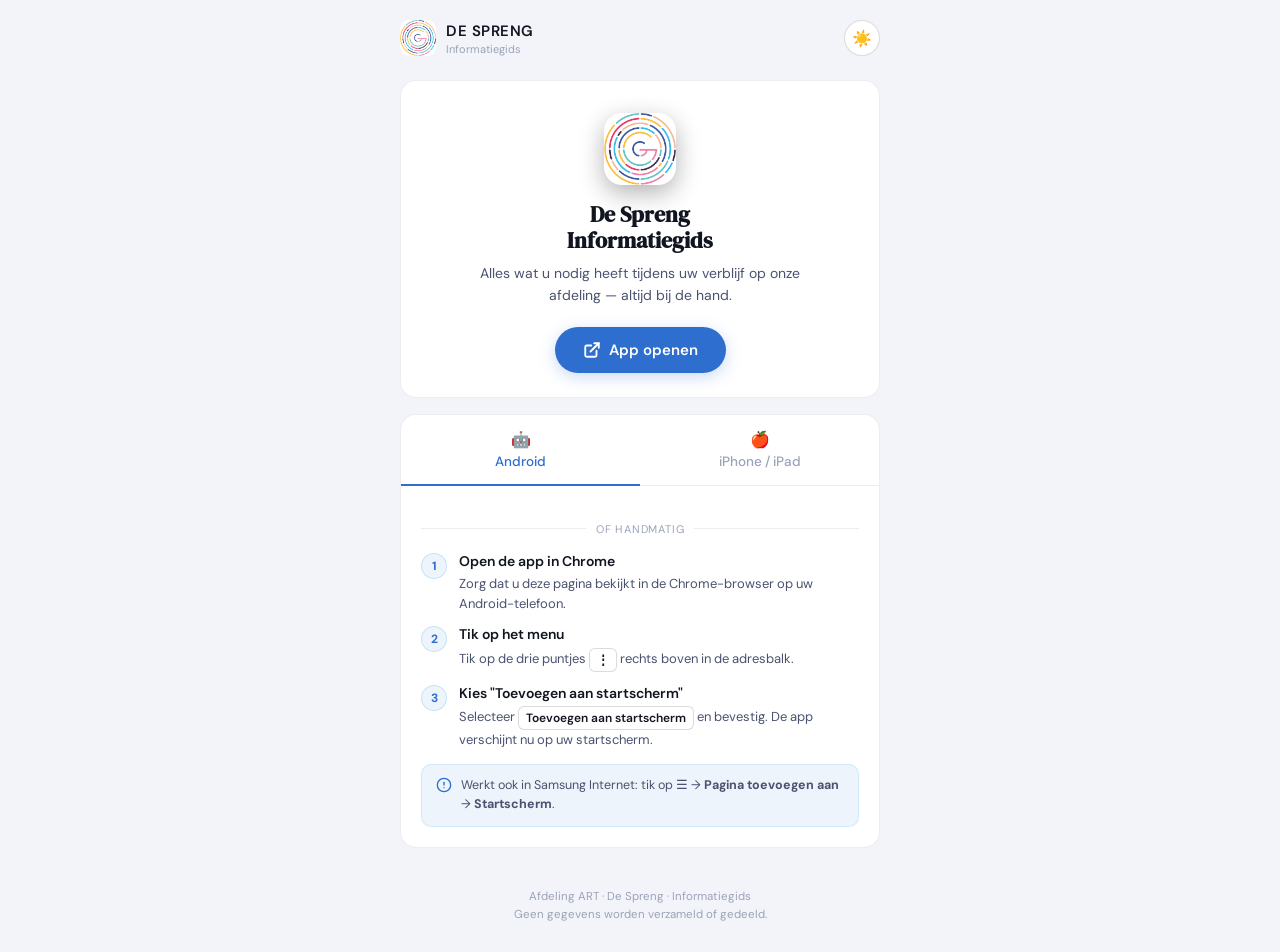
<file: install.html>
<!DOCTYPE html>
<html lang="nl">
<head>
  <meta charset="UTF-8">
  <meta name="viewport" content="width=device-width, initial-scale=1.0">
  <meta name="theme-color" content="#0f1117" id="themeColor">
  <title>De Spreng — App installeren</title>

  <link rel="preconnect" href="https://fonts.googleapis.com">
  <link href="https://fonts.googleapis.com/css2?family=DM+Sans:wght@400;500;600&family=DM+Serif+Display&display=swap" rel="stylesheet">

  <style>
    /* ── TOKENS ─────────────────────────────────────────── */
    :root {
      --bg:       #0f1117;
      --bg2:      #161b26;
      --surface:  #1c2235;
      --border:   rgba(255,255,255,0.08);
      --border2:  rgba(255,255,255,0.15);
      --text1:    #eef1f8;
      --text2:    #8b95b0;
      --text3:    #4a5270;
      --sky:      #4ab8e8;
      --teal:     #3dbfbf;
      --pink:     #e84f8c;
      --accent:   #4ab8e8;
      --accent-bg:rgba(74,184,232,0.10);
      --radius:   16px;
      --radius-sm:10px;
      --tr:       0.2s ease;
      color-scheme: dark;
    }

    [data-theme="light"] {
      --bg:       #f2f4f9;
      --bg2:      #ffffff;
      --surface:  #ffffff;
      --border:   rgba(0,0,0,0.07);
      --border2:  rgba(0,0,0,0.14);
      --text1:    #111520;
      --text2:    #4a5270;
      --text3:    #9ba3b8;
      --accent:   #2d6ecf;
      --accent-bg:rgba(45,110,207,0.08);
      color-scheme: light;
    }

    *, *::before, *::after { box-sizing: border-box; margin: 0; padding: 0; }

    html { scroll-behavior: smooth; }

    body {
      font-family: 'DM Sans', sans-serif;
      background: var(--bg);
      color: var(--text1);
      min-height: 100dvh;
      display: flex;
      flex-direction: column;
      align-items: center;
      transition: background var(--tr), color var(--tr);
    }

    /* ── HEADER ─────────────────────────────────────────── */
    .page-header {
      width: 100%;
      max-width: 520px;
      padding: 20px 20px 0;
      display: flex;
      align-items: center;
      justify-content: space-between;
    }

    .logo-row {
      display: flex;
      align-items: center;
      gap: 10px;
    }

    .logo-img {
      width: 36px;
      height: 36px;
      border-radius: 9px;
      object-fit: cover;
      background: var(--surface);
    }

    .logo-text {
      font-size: 15px;
      font-weight: 600;
      color: var(--text1);
      letter-spacing: 0.5px;
    }

    .logo-sub {
      font-size: 11px;
      color: var(--text3);
      margin-top: 1px;
    }

    .theme-toggle {
      width: 36px;
      height: 36px;
      border-radius: 50%;
      background: var(--surface);
      border: 1px solid var(--border2);
      cursor: pointer;
      display: flex;
      align-items: center;
      justify-content: center;
      font-size: 16px;
      transition: all var(--tr);
      user-select: none;
    }
    .theme-toggle:hover { background: var(--bg2); }

    /* ── MAIN CARD AREA ─────────────────────────────────── */
    .main {
      width: 100%;
      max-width: 520px;
      padding: 24px 20px 40px;
      display: flex;
      flex-direction: column;
      gap: 16px;
    }

    /* ── HERO ────────────────────────────────────────────── */
    .hero {
      text-align: center;
      padding: 32px 20px 24px;
      background: var(--bg2);
      border: 1px solid var(--border);
      border-radius: var(--radius);
    }

    .hero-icon {
      width: 72px;
      height: 72px;
      border-radius: 18px;
      margin: 0 auto 16px;
      overflow: hidden;
      box-shadow: 0 8px 24px rgba(0,0,0,0.3);
    }

    .hero-icon img {
      width: 100%;
      height: 100%;
      object-fit: cover;
    }

    .hero h1 {
      font-family: 'DM Serif Display', serif;
      font-size: 22px;
      color: var(--text1);
      line-height: 1.2;
      margin-bottom: 8px;
    }

    .hero p {
      font-size: 14px;
      color: var(--text2);
      line-height: 1.6;
      max-width: 320px;
      margin: 0 auto 20px;
    }

    /* ── OPEN APP BUTTON ─────────────────────────────────── */
    .open-btn {
      display: inline-flex;
      align-items: center;
      justify-content: center;
      gap: 8px;
      background: var(--accent);
      color: #fff;
      font-family: 'DM Sans', sans-serif;
      font-size: 15px;
      font-weight: 600;
      padding: 13px 28px;
      border-radius: 50px;
      text-decoration: none;
      transition: all var(--tr);
      box-shadow: 0 4px 16px rgba(74,184,232,0.25);
    }

    [data-theme="light"] .open-btn {
      box-shadow: 0 4px 16px rgba(45,110,207,0.25);
    }

    .open-btn:hover { filter: brightness(1.1); transform: translateY(-1px); }
    .open-btn:active { transform: translateY(0); }

    .open-btn svg {
      width: 18px;
      height: 18px;
      fill: none;
      stroke: currentColor;
      stroke-width: 2.5;
      stroke-linecap: round;
      stroke-linejoin: round;
    }

    /* ── INSTALL CARD ────────────────────────────────────── */
    .install-card {
      background: var(--bg2);
      border: 1px solid var(--border);
      border-radius: var(--radius);
      overflow: hidden;
    }

    .card-tab-row {
      display: flex;
      border-bottom: 1px solid var(--border);
    }

    .card-tab {
      flex: 1;
      padding: 14px 12px;
      font-size: 13.5px;
      font-weight: 500;
      color: var(--text3);
      text-align: center;
      cursor: pointer;
      transition: all var(--tr);
      border-bottom: 2px solid transparent;
      margin-bottom: -1px;
      user-select: none;
    }

    .card-tab.active {
      color: var(--accent);
      border-bottom-color: var(--accent);
    }

    .card-tab-icon {
      font-size: 16px;
      display: block;
      margin-bottom: 3px;
    }

    .tab-content {
      display: none;
      padding: 20px;
    }

    .tab-content.active { display: block; }

    /* ── ANDROID SECTION ─────────────────────────────────── */
    .pwa-install-btn {
      display: none; /* shown only when prompt is available */
      width: 100%;
      align-items: center;
      justify-content: center;
      gap: 10px;
      background: linear-gradient(135deg, #3dbfbf, #4ab8e8);
      color: #fff;
      font-family: 'DM Sans', sans-serif;
      font-size: 15px;
      font-weight: 600;
      padding: 14px 20px;
      border-radius: var(--radius-sm);
      border: none;
      cursor: pointer;
      transition: all var(--tr);
      margin-bottom: 16px;
      box-shadow: 0 4px 16px rgba(61,191,191,0.2);
    }

    .pwa-install-btn.visible { display: flex; }
    .pwa-install-btn:hover { filter: brightness(1.08); }

    .pwa-install-btn svg {
      width: 20px;
      height: 20px;
      fill: none;
      stroke: currentColor;
      stroke-width: 2.5;
      stroke-linecap: round;
      stroke-linejoin: round;
    }

    .installed-badge {
      display: none;
      align-items: center;
      justify-content: center;
      gap: 8px;
      background: rgba(61,191,191,0.1);
      border: 1px solid rgba(61,191,191,0.3);
      color: var(--teal);
      font-size: 14px;
      font-weight: 500;
      padding: 12px 20px;
      border-radius: var(--radius-sm);
      margin-bottom: 16px;
    }
    .installed-badge.visible { display: flex; }

    /* ── STEP LIST ───────────────────────────────────────── */
    .step-list {
      list-style: none;
      display: flex;
      flex-direction: column;
      gap: 12px;
    }

    .step-item {
      display: flex;
      align-items: flex-start;
      gap: 12px;
    }

    .step-num {
      width: 26px;
      height: 26px;
      border-radius: 50%;
      background: var(--accent-bg);
      border: 1px solid rgba(74,184,232,0.25);
      color: var(--accent);
      font-size: 12px;
      font-weight: 700;
      display: flex;
      align-items: center;
      justify-content: center;
      flex-shrink: 0;
      margin-top: 1px;
    }

    .step-body { flex: 1; }

    .step-title {
      font-size: 14px;
      font-weight: 600;
      color: var(--text1);
      line-height: 1.4;
    }

    .step-desc {
      font-size: 13px;
      color: var(--text2);
      line-height: 1.5;
      margin-top: 3px;
    }

    /* ── INLINE ICON BADGE ───────────────────────────────── */
    .inline-badge {
      display: inline-flex;
      align-items: center;
      gap: 4px;
      background: var(--surface);
      border: 1px solid var(--border2);
      border-radius: 6px;
      padding: 2px 7px;
      font-size: 12px;
      font-weight: 600;
      color: var(--text1);
      white-space: nowrap;
      vertical-align: middle;
    }

    /* ── DIVIDER ─────────────────────────────────────────── */
    .divider {
      display: flex;
      align-items: center;
      gap: 10px;
      margin: 16px 0;
    }

    .divider::before, .divider::after {
      content: '';
      flex: 1;
      height: 1px;
      background: var(--border);
    }

    .divider span {
      font-size: 11px;
      color: var(--text3);
      text-transform: uppercase;
      letter-spacing: 0.8px;
    }

    /* ── INFO NOTE ───────────────────────────────────────── */
    .info-note {
      background: var(--accent-bg);
      border: 1px solid rgba(74,184,232,0.18);
      border-radius: var(--radius-sm);
      padding: 11px 14px;
      font-size: 12.5px;
      color: var(--text2);
      line-height: 1.55;
      display: flex;
      gap: 9px;
      align-items: flex-start;
      margin-top: 14px;
    }

    .info-note svg {
      width: 16px;
      height: 16px;
      flex-shrink: 0;
      fill: none;
      stroke: var(--accent);
      stroke-width: 2;
      stroke-linecap: round;
      stroke-linejoin: round;
      margin-top: 1px;
    }

    /* ── IOS SHARE ICON VISUAL ───────────────────────────── */
    .ios-visual {
      display: flex;
      align-items: center;
      justify-content: center;
      gap: 6px;
      background: var(--surface);
      border: 1px solid var(--border2);
      border-radius: var(--radius-sm);
      padding: 12px 16px;
      margin: 10px 0;
    }

    .ios-visual .share-icon {
      display: flex;
      flex-direction: column;
      align-items: center;
      gap: 3px;
    }

    .ios-share-svg {
      width: 28px;
      height: 28px;
      background: #4ab8e8;
      border-radius: 7px;
      display: flex;
      align-items: center;
      justify-content: center;
    }

    [data-theme="light"] .ios-share-svg { background: #2d6ecf; }

    .ios-share-svg svg {
      width: 16px;
      height: 16px;
      fill: none;
      stroke: #fff;
      stroke-width: 2.2;
      stroke-linecap: round;
      stroke-linejoin: round;
    }

    .ios-visual-label {
      font-size: 10px;
      color: var(--text3);
      text-align: center;
      line-height: 1.3;
    }

    .ios-arrow {
      font-size: 18px;
      color: var(--text3);
    }

    .ios-home-icon {
      width: 28px;
      height: 28px;
      border-radius: 7px;
      background: var(--bg2);
      border: 1px solid var(--border2);
      display: flex;
      align-items: center;
      justify-content: center;
      font-size: 16px;
    }

    /* ── FOOTER ──────────────────────────────────────────── */
    footer {
      width: 100%;
      max-width: 520px;
      padding: 0 20px 28px;
      text-align: center;
    }

    .footer-text {
      font-size: 11.5px;
      color: var(--text3);
      line-height: 1.6;
    }

    /* ── ANIMATIONS ──────────────────────────────────────── */
    @keyframes fadeUp {
      from { opacity: 0; transform: translateY(12px); }
      to   { opacity: 1; transform: translateY(0); }
    }

    .hero       { animation: fadeUp 0.4s ease both; }
    .install-card { animation: fadeUp 0.4s 0.1s ease both; }
    footer      { animation: fadeUp 0.4s 0.2s ease both; }
  </style>
</head>
<body>

  <!-- HEADER -->
  <header class="page-header">
    <div class="logo-row">
      <img class="logo-img" src="icon-512.png" alt="IVB High Care icoon" onerror="this.style.display='none'">
      <div>
        <div class="logo-text">DE SPRENG</div>
        <div class="logo-sub">Informatiegids</div>
      </div>
    </div>
    <div class="theme-toggle" id="themeToggle" title="Thema wisselen">🌙</div>
  </header>

  <!-- MAIN -->
  <main class="main">

    <!-- HERO -->
    <div class="hero">
      <div class="hero-icon">
        <img src="icon-512.png" alt="App icoon">
      </div>
      <h1>De Spreng<br>Informatiegids</h1>
      <p>Alles wat u nodig heeft tijdens uw verblijf op onze afdeling — altijd bij de hand.</p>
      <a href="./index.html" class="open-btn">
        <svg viewBox="0 0 24 24"><path d="M18 13v6a2 2 0 0 1-2 2H5a2 2 0 0 1-2-2V8a2 2 0 0 1 2-2h6"/><polyline points="15 3 21 3 21 9"/><line x1="10" y1="14" x2="21" y2="3"/></svg>
        App openen
      </a>
    </div>

    <!-- INSTALL CARD -->
    <div class="install-card">

      <!-- TABS -->
      <div class="card-tab-row">
        <div class="card-tab active" id="tab-android" onclick="switchTab('android')">
          <span class="card-tab-icon">🤖</span>
          Android
        </div>
        <div class="card-tab" id="tab-ios" onclick="switchTab('ios')">
          <span class="card-tab-icon">🍎</span>
          iPhone / iPad
        </div>
      </div>

      <!-- ANDROID TAB -->
      <div class="tab-content active" id="content-android">

        <!-- PWA install button (shown if browser prompt is available) -->
        <button class="pwa-install-btn" id="pwaInstallBtn" onclick="triggerInstall()">
          <svg viewBox="0 0 24 24"><path d="M21 15v4a2 2 0 0 1-2 2H5a2 2 0 0 1-2-2v-4"/><polyline points="7 10 12 15 17 10"/><line x1="12" y1="15" x2="12" y2="3"/></svg>
          Installeer app
        </button>

        <!-- Already installed confirmation -->
        <div class="installed-badge" id="installedBadge">
          <svg width="18" height="18" viewBox="0 0 24 24" fill="none" stroke="currentColor" stroke-width="2.5" stroke-linecap="round" stroke-linejoin="round"><polyline points="20 6 9 17 4 12"/></svg>
          App is geïnstalleerd
        </div>

        <div class="divider" id="androidDivider"><span>of handmatig</span></div>

        <ul class="step-list">
          <li class="step-item">
            <div class="step-num">1</div>
            <div class="step-body">
              <div class="step-title">Open de app in Chrome</div>
              <div class="step-desc">Zorg dat u deze pagina bekijkt in de Chrome-browser op uw Android-telefoon.</div>
            </div>
          </li>
          <li class="step-item">
            <div class="step-num">2</div>
            <div class="step-body">
              <div class="step-title">Tik op het menu</div>
              <div class="step-desc">Tik op de drie puntjes <span class="inline-badge">⋮</span> rechts boven in de adresbalk.</div>
            </div>
          </li>
          <li class="step-item">
            <div class="step-num">3</div>
            <div class="step-body">
              <div class="step-title">Kies "Toevoegen aan startscherm"</div>
              <div class="step-desc">Selecteer <span class="inline-badge">Toevoegen aan startscherm</span> en bevestig. De app verschijnt nu op uw startscherm.</div>
            </div>
          </li>
        </ul>

        <div class="info-note">
          <svg viewBox="0 0 24 24"><circle cx="12" cy="12" r="10"/><line x1="12" y1="8" x2="12" y2="12"/><line x1="12" y1="16" x2="12.01" y2="16"/></svg>
          <span>Werkt ook in Samsung Internet: tik op ☰ → <strong>Pagina toevoegen aan</strong> → <strong>Startscherm</strong>.</span>
        </div>
      </div>

      <!-- IOS TAB -->
      <div class="tab-content" id="content-ios">

        <!-- Visual hint -->
        <div class="ios-visual">
          <div class="share-icon">
            <div class="ios-share-svg">
              <svg viewBox="0 0 24 24"><path d="M4 12v8a2 2 0 0 0 2 2h12a2 2 0 0 0 2-2v-8"/><polyline points="16 6 12 2 8 6"/><line x1="12" y1="2" x2="12" y2="15"/></svg>
            </div>
            <div class="ios-visual-label">Deel-<br>knop</div>
          </div>
          <div class="ios-arrow">→</div>
          <div class="share-icon">
            <div class="ios-home-icon">➕</div>
            <div class="ios-visual-label">Zet op<br>startscherm</div>
          </div>
          <div class="ios-arrow">→</div>
          <div class="share-icon">
            <div class="ios-home-icon">📱</div>
            <div class="ios-visual-label">Klaar!</div>
          </div>
        </div>

        <ul class="step-list">
          <li class="step-item">
            <div class="step-num">1</div>
            <div class="step-body">
              <div class="step-title">Open Safari</div>
              <div class="step-desc">Installeren werkt alleen via Safari op iPhone en iPad. Andere browsers (Chrome, Firefox) ondersteunen dit niet op iOS.</div>
            </div>
          </li>
          <li class="step-item">
            <div class="step-num">2</div>
            <div class="step-body">
              <div class="step-title">Tik op de deelknop</div>
              <div class="step-desc">Tik onderaan op het <span class="inline-badge">⬆️ Deel</span>-icoon (het vierkantje met een pijl omhoog).</div>
            </div>
          </li>
          <li class="step-item">
            <div class="step-num">3</div>
            <div class="step-body">
              <div class="step-title">Kies "Zet op beginscherm"</div>
              <div class="step-desc">Scroll omlaag in het menu en tik op <span class="inline-badge">Zet op beginscherm</span>.</div>
            </div>
          </li>
          <li class="step-item">
            <div class="step-num">4</div>
            <div class="step-body">
              <div class="step-title">Bevestig met "Voeg toe"</div>
              <div class="step-desc">Tik rechtsboven op <span class="inline-badge">Voeg toe</span>. De app staat nu op uw beginscherm en werkt offline.</div>
            </div>
          </li>
        </ul>

        <div class="info-note">
          <svg viewBox="0 0 24 24"><circle cx="12" cy="12" r="10"/><line x1="12" y1="8" x2="12" y2="12"/><line x1="12" y1="16" x2="12.01" y2="16"/></svg>
          <span>Vereist iOS 16.4 of nieuwer. Na installatie opent de app volledig schermvullend, zonder adresbalk.</span>
        </div>
      </div>

    </div><!-- /install-card -->

  </main>

  <footer>
    <div class="footer-text">
      Afdeling ART · De Spreng · Informatiegids<br>
      Geen gegevens worden verzameld of gedeeld.
    </div>
  </footer>

  <script>
    /* ── THEME ───────────────────────────────────────────── */
    const toggle = document.getElementById('themeToggle');
    const themeColor = document.getElementById('themeColor');

    let isDark = window.matchMedia('(prefers-color-scheme: dark)').matches;
    try { const s = localStorage.getItem('ivb-install-theme'); if (s) isDark = s === 'dark'; } catch(e){}

    function applyTheme() {
      document.documentElement.setAttribute('data-theme', isDark ? '' : 'light');
      if (!isDark) {
        document.documentElement.setAttribute('data-theme', 'light');
      } else {
        document.documentElement.removeAttribute('data-theme');
      }
      toggle.textContent = isDark ? '🌙' : '☀️';
      themeColor.content = isDark ? '#0f1117' : '#f2f4f9';
      try { localStorage.setItem('ivb-install-theme', isDark ? 'dark' : 'light'); } catch(e){}
    }

    applyTheme();
    toggle.addEventListener('click', () => { isDark = !isDark; applyTheme(); });

    /* ── TABS ────────────────────────────────────────────── */
    function switchTab(tab) {
      document.querySelectorAll('.card-tab').forEach(t => t.classList.remove('active'));
      document.querySelectorAll('.tab-content').forEach(c => c.classList.remove('active'));
      document.getElementById('tab-' + tab).classList.add('active');
      document.getElementById('content-' + tab).classList.add('active');
    }

    /* Auto-detect iOS and switch tab */
    const isIOS = /iPad|iPhone|iPod/.test(navigator.userAgent) && !window.MSStream;
    if (isIOS) switchTab('ios');

    /* ── PWA INSTALL PROMPT ──────────────────────────────── */
    let deferredPrompt = null;
    const installBtn    = document.getElementById('pwaInstallBtn');
    const installedBadge = document.getElementById('installedBadge');
    const androidDivider = document.getElementById('androidDivider');

    window.addEventListener('beforeinstallprompt', (e) => {
      e.preventDefault();
      deferredPrompt = e;
      installBtn.classList.add('visible');
      androidDivider.style.display = 'flex'; /* keep manual steps visible too */
    });

    function triggerInstall() {
      if (!deferredPrompt) return;
      deferredPrompt.prompt();
      deferredPrompt.userChoice.then(choice => {
        if (choice.outcome === 'accepted') {
          installBtn.classList.remove('visible');
          installedBadge.classList.add('visible');
          androidDivider.style.display = 'none';
        }
        deferredPrompt = null;
      });
    }

    /* If already installed as standalone, show badge */
    if (window.matchMedia('(display-mode: standalone)').matches || window.navigator.standalone) {
      installBtn.style.display = 'none';
      installedBadge.classList.add('visible');
    }
  </script>

</body>
</html>
</file>
